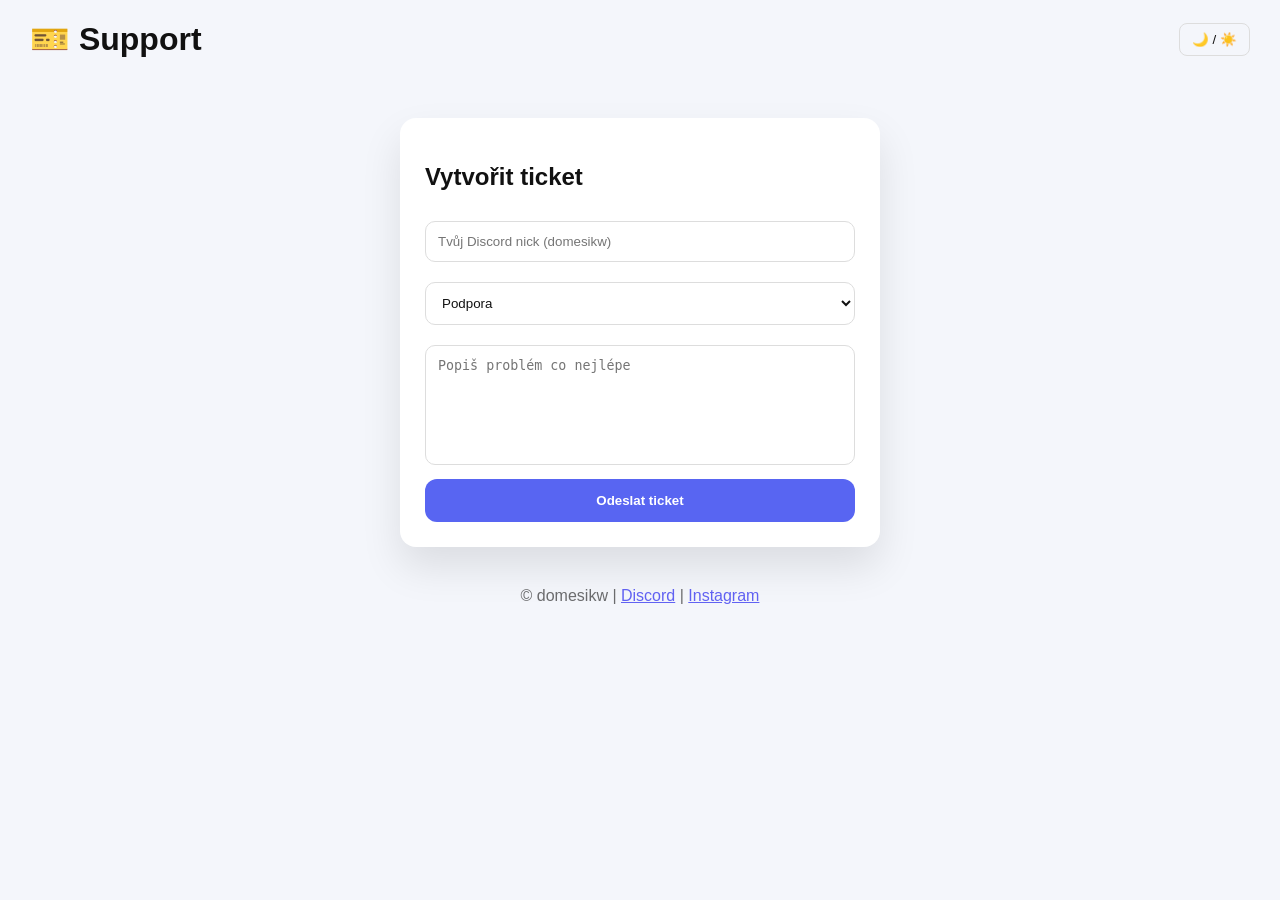
<file: index.html>
<!DOCTYPE html>
<html lang="cs">
<head>
<meta charset="UTF-8">
<meta name="viewport" content="width=device-width, initial-scale=1.0">
<title>Support Ticket</title>
<link rel="stylesheet" href="style.css">
</head>
<body class="dark">

<header>
  <h1>🎫 Support</h1>
  <button onclick="toggleTheme()">🌙 / ☀️</button>
</header>

<form id="ticketForm">
  <h2>Vytvořit ticket</h2>
  <input id="user" placeholder="Tvůj Discord nick (domesikw)" required>
  <select id="type">
    <option value="Podpora">Podpora</option>
    <option value="Bug">Bug</option>
    <option value="Spolupráce">Spolupráce</option>
  </select>
  <textarea id="msg" placeholder="Popiš problém co nejlépe" required></textarea>
  <button type="submit">Odeslat ticket</button>
</form>

<footer>
  <p>© domesikw | <a href="#">Discord</a> | <a href="#">Instagram</a></p>
</footer>

<script src="script.js"></script>
</body>
</html>
</file>
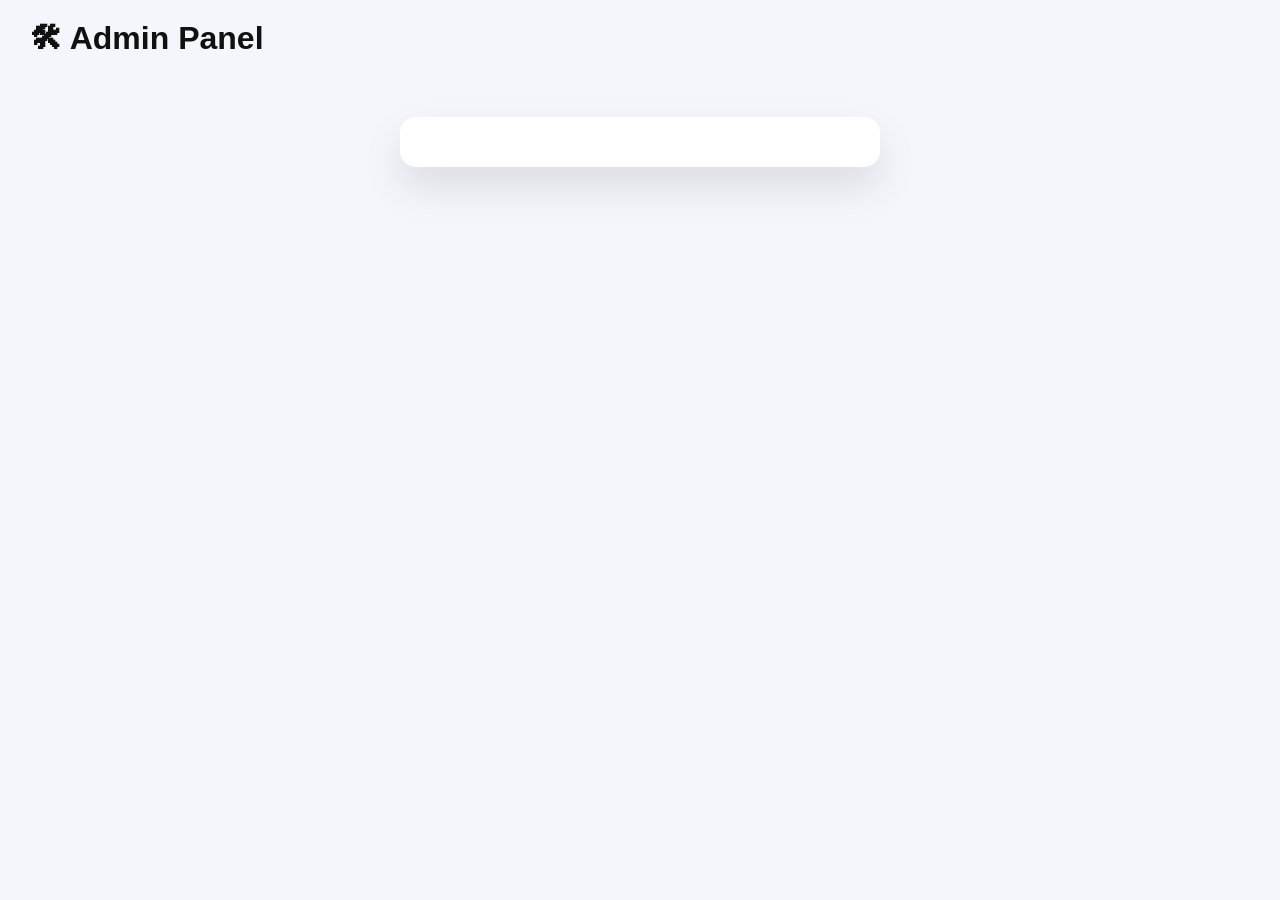
<file: admin.html>
<!DOCTYPE html>
<html lang="cs">
<head>
<meta charset="UTF-8">
<meta name="viewport" content="width=device-width, initial-scale=1.0">
<title>Admin Panel</title>
<link rel="stylesheet" href="style.css">
</head>
<body class="dark">

<header>
  <h1>🛠 Admin Panel</h1>
</header>

<div id="ticketsContainer" class="admin-box"></div>

<script src="script.js"></script>
</body>
</html>
</file>
<file: style.css>
:root {
  --bg: #f4f6fb;
  --card: #ffffff;
  --text: #111;
  --primary: #5865f2;
  --border: #ddd;
}

body.dark {
  --bg: #0f1115;
  --card: #1c1f26;
  --text: #ffffff;
  --primary: #5865f2;
  --border: #2c2f36;
}

* {
  box-sizing: border-box;
}

body {
  margin: 0;
  font-family: Inter, Arial, sans-serif;
  background: var(--bg);
  color: var(--text);
  min-height: 100vh;
}

header {
  display: flex;
  justify-content: space-between;
  align-items: center;
  padding: 20px 30px;
}

header h1 { margin: 0; }
header button {
  background: none;
  border: 1px solid var(--border);
  color: var(--text);
  padding: 8px 12px;
  border-radius: 8px;
  cursor: pointer;
}

form, .admin-box {
  background: var(--card);
  max-width: 480px;
  margin: 40px auto;
  padding: 25px;
  border-radius: 16px;
  box-shadow: 0 20px 40px rgba(0,0,0,0.1);
}

input, select, textarea {
  width: 100%;
  padding: 12px;
  margin: 10px 0;
  background: transparent;
  border: 1px solid var(--border);
  border-radius: 10px;
  color: var(--text);
}

textarea { min-height: 120px; resize: none; }

button[type="submit"] {
  width: 100%;
  background: var(--primary);
  color: white;
  border: none;
  padding: 14px;
  border-radius: 12px;
  font-weight: bold;
  cursor: pointer;
  transition: 0.2s;
}

button[type="submit"]:hover { opacity: 0.9; }

footer { text-align: center; opacity: 0.6; padding-bottom: 20px; }

.ticket {
  background: var(--card);
  border: 1px solid var(--border);
  padding: 15px;
  border-radius: 12px;
  margin: 15px 0;
}
</file>
